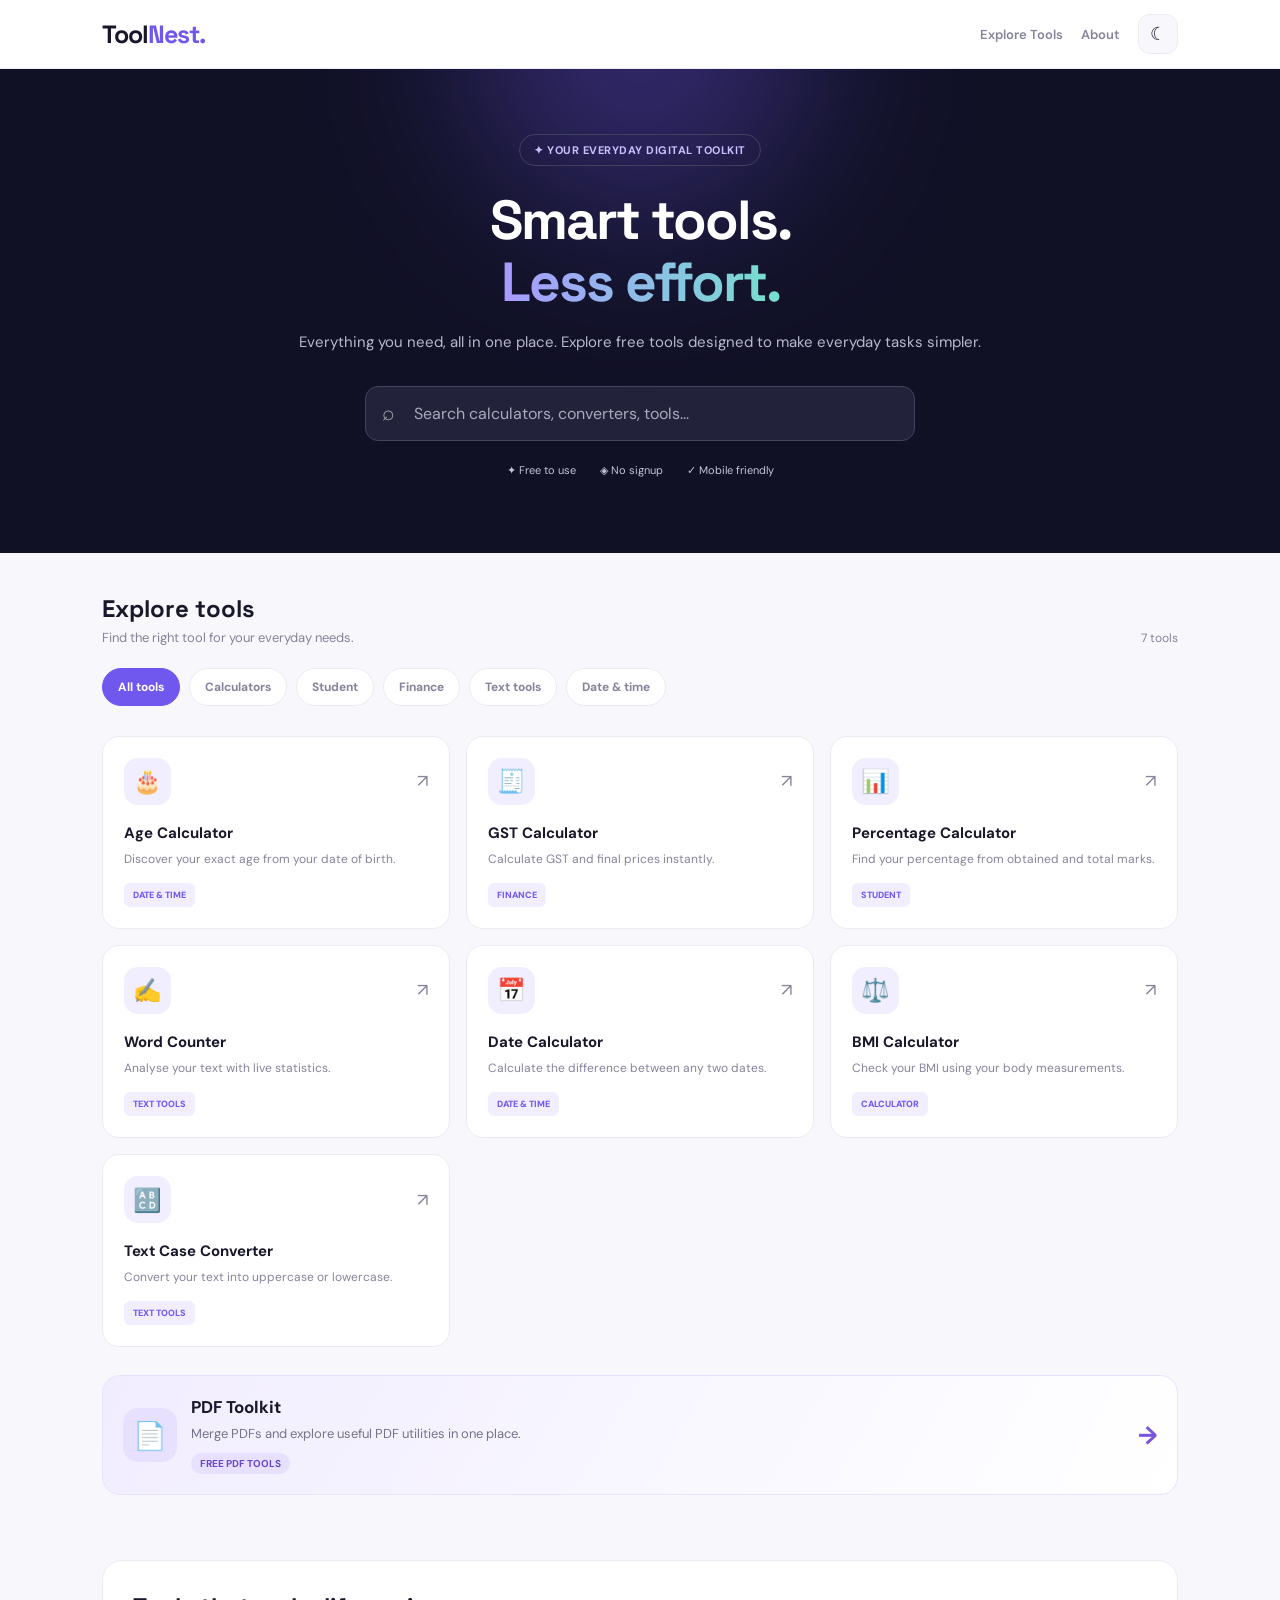
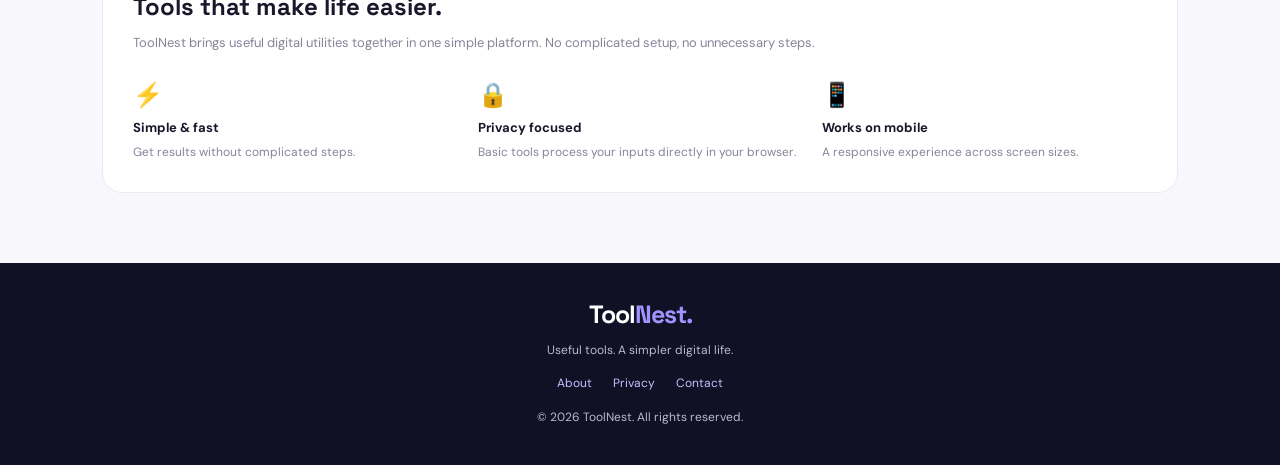
<file: index.html>
<!DOCTYPE html>
<html lang="en">
<head>
  <meta charset="UTF-8">
  <meta name="viewport" content="width=device-width, initial-scale=1.0">
  <meta name="theme-color" content="#f7f7fc">
  <meta name="description" content="ToolNest offers free online calculators, student tools, text converters and PDF tools. Merge and manage PDFs easily on mobile.">
  <title>ToolNest - Free Online Tools & PDF Toolkit</title>
  <link rel="stylesheet" href="style.css">

  <style>
    .pdf-feature {
      margin-top: 28px;
      padding: 20px;
      border: 1px solid #e8e3ff;
      border-radius: 18px;
      background: linear-gradient(120deg, #f1edff, #ffffff);
    }

    .pdf-feature-link {
      display: flex;
      align-items: center;
      justify-content: space-between;
      gap: 16px;
      color: inherit;
      text-decoration: none;
    }

    .pdf-feature-content {
      display: flex;
      align-items: center;
      gap: 14px;
    }

    .pdf-feature-icon {
      width: 54px;
      height: 54px;
      min-width: 54px;
      display: grid;
      place-items: center;
      border-radius: 15px;
      background: #e8e0ff;
      font-size: 27px;
    }

    .pdf-feature h3 {
      margin: 0 0 6px;
      font-size: 17px;
    }

    .pdf-feature p {
      margin: 0;
      color: #77738b;
      font-size: 13px;
      line-height: 1.5;
    }

    .pdf-feature-arrow {
      color: #7655dc;
      font-size: 25px;
      font-weight: bold;
    }

    .pdf-feature-label {
      display: inline-block;
      margin-top: 9px;
      padding: 4px 9px;
      border-radius: 20px;
      background: #e8e0ff;
      color: #6848c8;
      font-size: 10px;
      font-weight: 700;
    }

    .pdf-feature-link:active {
      opacity: 0.75;
    }
  </style>
</head>

<body>

  <!-- Persistent Navigation -->
  <header class="topbar">
    <nav class="nav">
      <a href="#home" class="logo" id="homeLogo">Tool<span>Nest.</span></a>

      <div class="nav-right">
        <button class="nav-link" id="toolsNav">Explore Tools</button>
        <button class="nav-link" id="aboutNav">About</button>
        <button class="theme-btn" id="themeBtn" aria-label="Toggle theme">☾</button>
      </div>
    </nav>
  </header>

  <!-- Homepage -->
  <div id="homeView">

    <section class="hero" id="hero">
      <div class="hero-inner">
        <div class="tag">✦ YOUR EVERYDAY DIGITAL TOOLKIT</div>
        <h1>Smart tools.<br><span>Less effort.</span></h1>
        <p>Everything you need, all in one place. Explore free tools designed to make everyday tasks simpler.</p>

        <div class="search-wrap">
          <span class="search-icon">⌕</span>
          <input class="search" id="search"
            type="search"
            placeholder="Search calculators, converters, tools...">
        </div>

        <div class="stats">
          <span>✦ Free to use</span>
          <span>◈ No signup</span>
          <span>✓ Mobile friendly</span>
        </div>
      </div>
    </section>

    <main class="container main">

      <section id="toolsSection">
        <div class="section-heading">
          <div>
            <h2>Explore tools</h2>
            <p>Find the right tool for your everyday needs.</p>
          </div>
          <span class="count" id="count">7 tools</span>
        </div>

        <div class="categories" id="categories">
          <button class="category active" data-category="All">All tools</button>
          <button class="category" data-category="Calculators">Calculators</button>
          <button class="category" data-category="Student">Student</button>
          <button class="category" data-category="Finance">Finance</button>
          <button class="category" data-category="Text">Text tools</button>
          <button class="category" data-category="Date">Date & time</button>
        </div>

        <div class="tool-grid" id="toolGrid"></div>

        <div class="empty" id="empty">
          No matching tools found. Try another search.
        </div>

        <!-- PDF Toolkit Featured Card -->
        <section class="pdf-feature">
          <a href="pdf-toolkit.html" class="pdf-feature-link">
            <div class="pdf-feature-content">
              <div class="pdf-feature-icon">📄</div>

              <div>
                <h3>PDF Toolkit</h3>
                <p>Merge PDFs and explore useful PDF utilities in one place.</p>
                <span class="pdf-feature-label">FREE PDF TOOLS</span>
              </div>
            </div>

            <span class="pdf-feature-arrow">→</span>
          </a>
        </section>

      </section>

      <section class="why" id="aboutSection">
        <h2>Tools that make life easier.</h2>
        <p>ToolNest brings useful digital utilities together in one simple platform. No complicated setup, no unnecessary steps.</p>

        <div class="features">
          <div class="feature">
            <div class="feature-icon">⚡</div>
            <h3>Simple & fast</h3>
            <p>Get results without complicated steps.</p>
          </div>

          <div class="feature">
            <div class="feature-icon">🔒</div>
            <h3>Privacy focused</h3>
            <p>Basic tools process your inputs directly in your browser.</p>
          </div>

          <div class="feature">
            <div class="feature-icon">📱</div>
            <h3>Works on mobile</h3>
            <p>A responsive experience across screen sizes.</p>
          </div>
        </div>
      </section>

    </main>
  </div>

  <!-- Individual Tool Workspace -->
  <main class="container workspace" id="workspace" hidden>

    <button class="back-btn" id="backBtn">
      ← Back to all tools
    </button>

    <div class="workspace-heading">
      <div class="eyebrow" id="toolCategory">TOOLNEST / TOOL</div>
      <h1 id="workspaceTitle">Tool title</h1>
      <p id="workspaceDescription">Tool description</p>
    </div>

    <div class="workspace-layout">

      <div class="workspace-left">

        <section class="panel">
          <div class="panel-heading">
            <div class="tool-icon" id="workspaceIcon">✦</div>
            <div>
              <h3>Enter your details</h3>
              <p>Fill in the information below.</p>
            </div>
          </div>

          <div id="toolFields"></div>

          <p class="hint">
            Your inputs are processed locally in your browser.
          </p>
        </section>

        <section class="quick-card">
          <h4>✦ How it works</h4>
          <p id="howItWorks"></p>
        </section>

      </div>

      <div class="workspace-right">

        <section class="panel">
          <div class="panel-heading">
            <div class="tool-icon">✨</div>
            <div>
              <h3>Your result</h3>
              <p>Calculated just for you.</p>
            </div>
          </div>

          <div id="resultContent" class="result-placeholder">
            <div>
              <span>✧</span>
              Your result will appear here.
              <br>Enter your details to get started.
            </div>
          </div>

          <button class="btn btn-outline hidden" id="copyResult">
            ▣ Copy result
          </button>
        </section>

        <section class="quick-card">
          <h4>🔒 Your privacy matters</h4>
          <p>Your entries stay in your browser. This version does not send calculator inputs to a server.</p>
        </section>

      </div>

    </div>
  </main>

  <!-- Footer -->
  <footer id="footer">
    <div class="logo">Tool<span>Nest.</span></div>
    <p>Useful tools. A simpler digital life.</p>

    <div class="footer-links">
      <a href="#about" id="footerAbout">About</a>
      <a href="privacy.html">Privacy</a>
      <a href="contact.html">Contact</a>
    </div>

    <p>© 2026 ToolNest. All rights reserved.</p>
  </footer>

  <script src="app.js"></script>
</body>
</html>
</file>
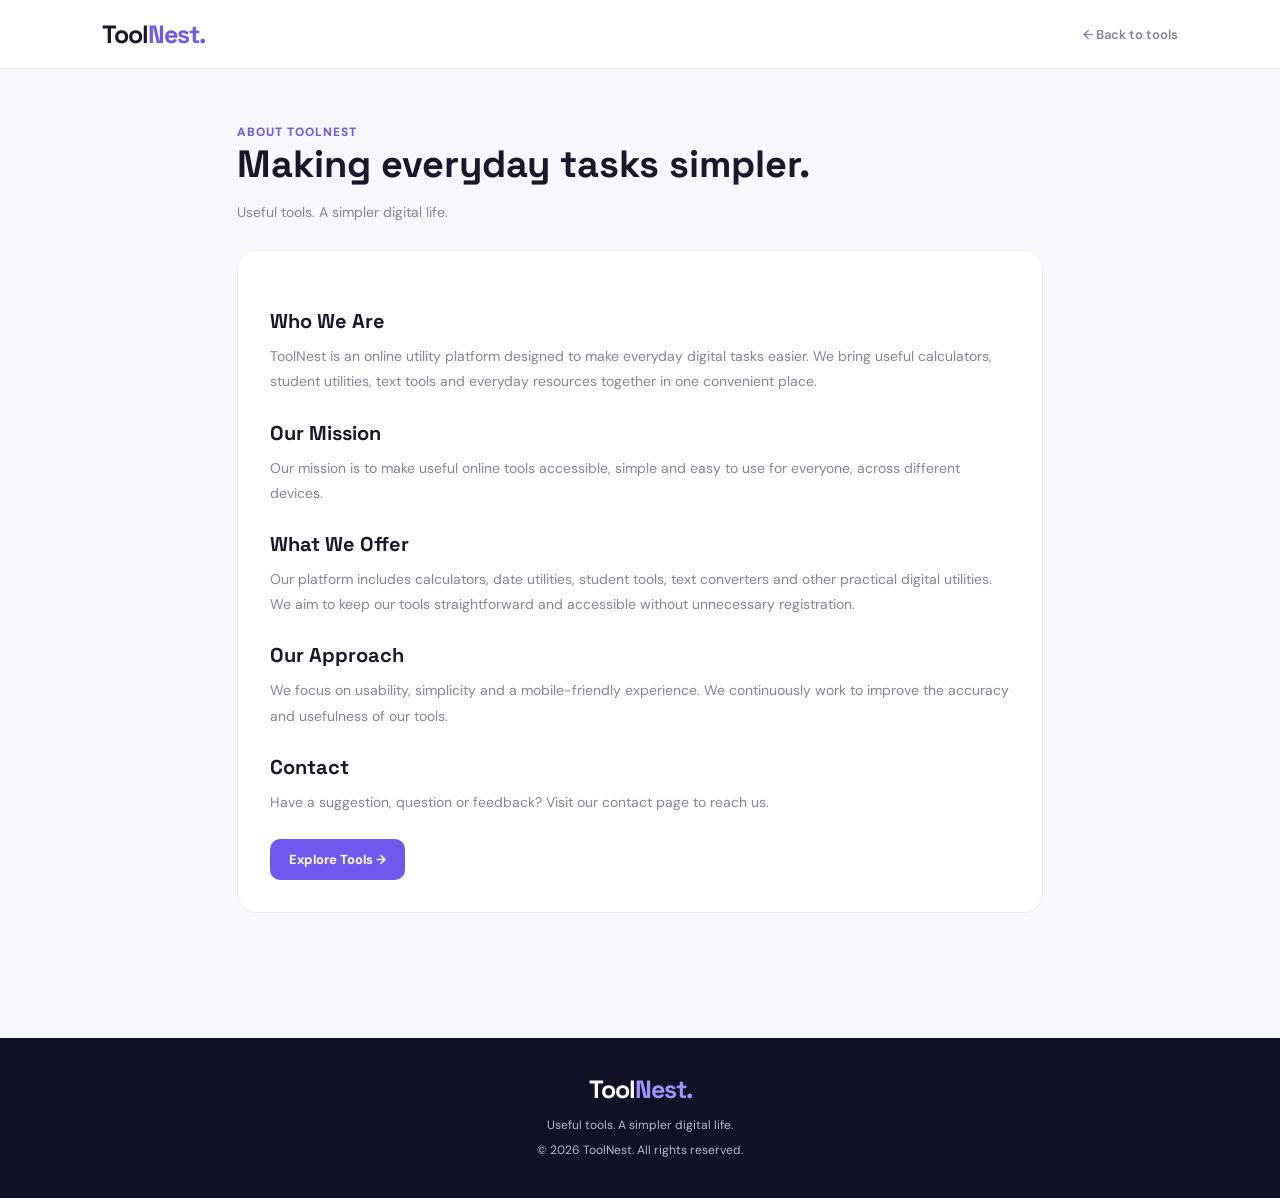
<file: about.html>
<!DOCTYPE html>
<html lang="en">
<head>
<meta charset="UTF-8">
<meta name="viewport" content="width=device-width, initial-scale=1.0">
<meta name="theme-color" content="#f7f7fc">
<title>About Us - ToolNest</title>
<link rel="stylesheet" href="style.css">
<style>
.about-page{max-width:850px;margin:55px auto;padding:0 22px 70px}
.about-card{background:var(--surface);border:1px solid var(--border);border-radius:20px;padding:32px;margin-top:25px}
.about-page h1{font:700 38px 'Space Grotesk',sans-serif;margin-bottom:12px}
.about-page h2{font:700 20px 'Space Grotesk',sans-serif;margin:25px 0 10px}
.about-page p{color:var(--muted);line-height:1.8;font-size:14px}
.about-tag{color:var(--primary);font-size:12px;font-weight:800;letter-spacing:1px}
.about-btn{display:inline-block;background:var(--primary);color:white;padding:12px 19px;border-radius:10px;margin-top:24px;font-size:13px;font-weight:700}
@media(max-width:520px){.about-card{padding:21px}.about-page h1{font-size:30px}}
</style>
</head>
<body>

<header class="topbar">
<nav class="nav">
<a href="index.html" class="logo">Tool<span>Nest.</span></a>
<a href="index.html" class="nav-link">← Back to tools</a>
</nav>
</header>

<main class="about-page">
<div class="about-tag">ABOUT TOOLNEST</div>
<h1>Making everyday tasks simpler.</h1>
<p>Useful tools. A simpler digital life.</p>

<section class="about-card">
<h2>Who We Are</h2>
<p>ToolNest is an online utility platform designed to make everyday digital tasks easier. We bring useful calculators, student utilities, text tools and everyday resources together in one convenient place.</p>

<h2>Our Mission</h2>
<p>Our mission is to make useful online tools accessible, simple and easy to use for everyone, across different devices.</p>

<h2>What We Offer</h2>
<p>Our platform includes calculators, date utilities, student tools, text converters and other practical digital utilities. We aim to keep our tools straightforward and accessible without unnecessary registration.</p>

<h2>Our Approach</h2>
<p>We focus on usability, simplicity and a mobile-friendly experience. We continuously work to improve the accuracy and usefulness of our tools.</p>

<h2>Contact</h2>
<p>Have a suggestion, question or feedback? Visit our contact page to reach us.</p>

<a class="about-btn" href="index.html">Explore Tools →</a>
</section>
</main>

<footer>
<div class="logo">Tool<span>Nest.</span></div>
<p>Useful tools. A simpler digital life.</p>
<p>© 2026 ToolNest. All rights reserved.</p>
</footer>

</body>
</html>
</file>
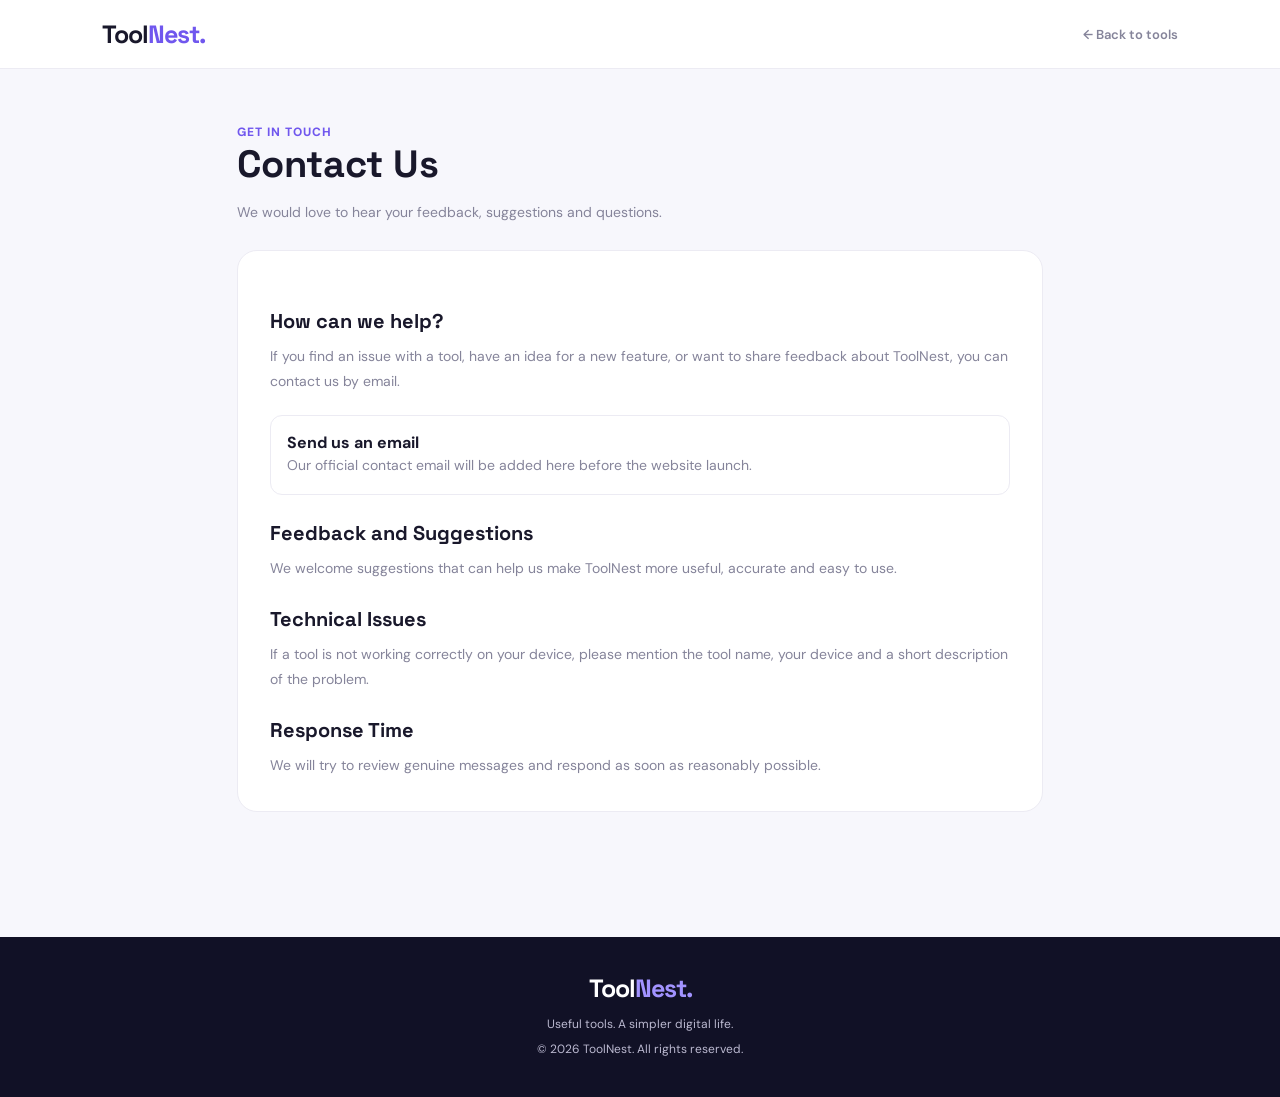
<file: contact.html>
<!DOCTYPE html>
<html lang="en">
<head>
<meta charset="UTF-8">
<meta name="viewport" content="width=device-width, initial-scale=1.0">
<meta name="theme-color" content="#f7f7fc">
<title>Contact Us - ToolNest</title>
<link rel="stylesheet" href="style.css">
<style>
.contact-page{max-width:850px;margin:55px auto;padding:0 22px 70px}
.contact-card{background:var(--surface);border:1px solid var(--border);border-radius:20px;padding:32px;margin-top:25px}
.contact-page h1{font:700 38px 'Space Grotesk',sans-serif;margin-bottom:12px}
.contact-page h2{font:700 20px 'Space Grotesk',sans-serif;margin:25px 0 10px}
.contact-page p{color:var(--muted);line-height:1.8;font-size:14px}
.contact-tag{color:var(--primary);font-size:12px;font-weight:800;letter-spacing:1px}
.contact-note{background:var(--background);border:1px solid var(--border);padding:16px;border-radius:12px;margin-top:20px}
@media(max-width:520px){.contact-card{padding:21px}.contact-page h1{font-size:30px}}
</style>
</head>
<body>

<header class="topbar">
<nav class="nav">
<a href="index.html" class="logo">Tool<span>Nest.</span></a>
<a href="index.html" class="nav-link">← Back to tools</a>
</nav>
</header>

<main class="contact-page">
<div class="contact-tag">GET IN TOUCH</div>
<h1>Contact Us</h1>
<p>We would love to hear your feedback, suggestions and questions.</p>

<section class="contact-card">
<h2>How can we help?</h2>
<p>If you find an issue with a tool, have an idea for a new feature, or want to share feedback about ToolNest, you can contact us by email.</p>

<div class="contact-note">
<strong>Send us an email</strong>
<p>Our official contact email will be added here before the website launch.</p>
</div>

<h2>Feedback and Suggestions</h2>
<p>We welcome suggestions that can help us make ToolNest more useful, accurate and easy to use.</p>

<h2>Technical Issues</h2>
<p>If a tool is not working correctly on your device, please mention the tool name, your device and a short description of the problem.</p>

<h2>Response Time</h2>
<p>We will try to review genuine messages and respond as soon as reasonably possible.</p>
</section>
</main>

<footer>
<div class="logo">Tool<span>Nest.</span></div>
<p>Useful tools. A simpler digital life.</p>
<p>© 2026 ToolNest. All rights reserved.</p>
</footer>

</body>
</html>
</file>
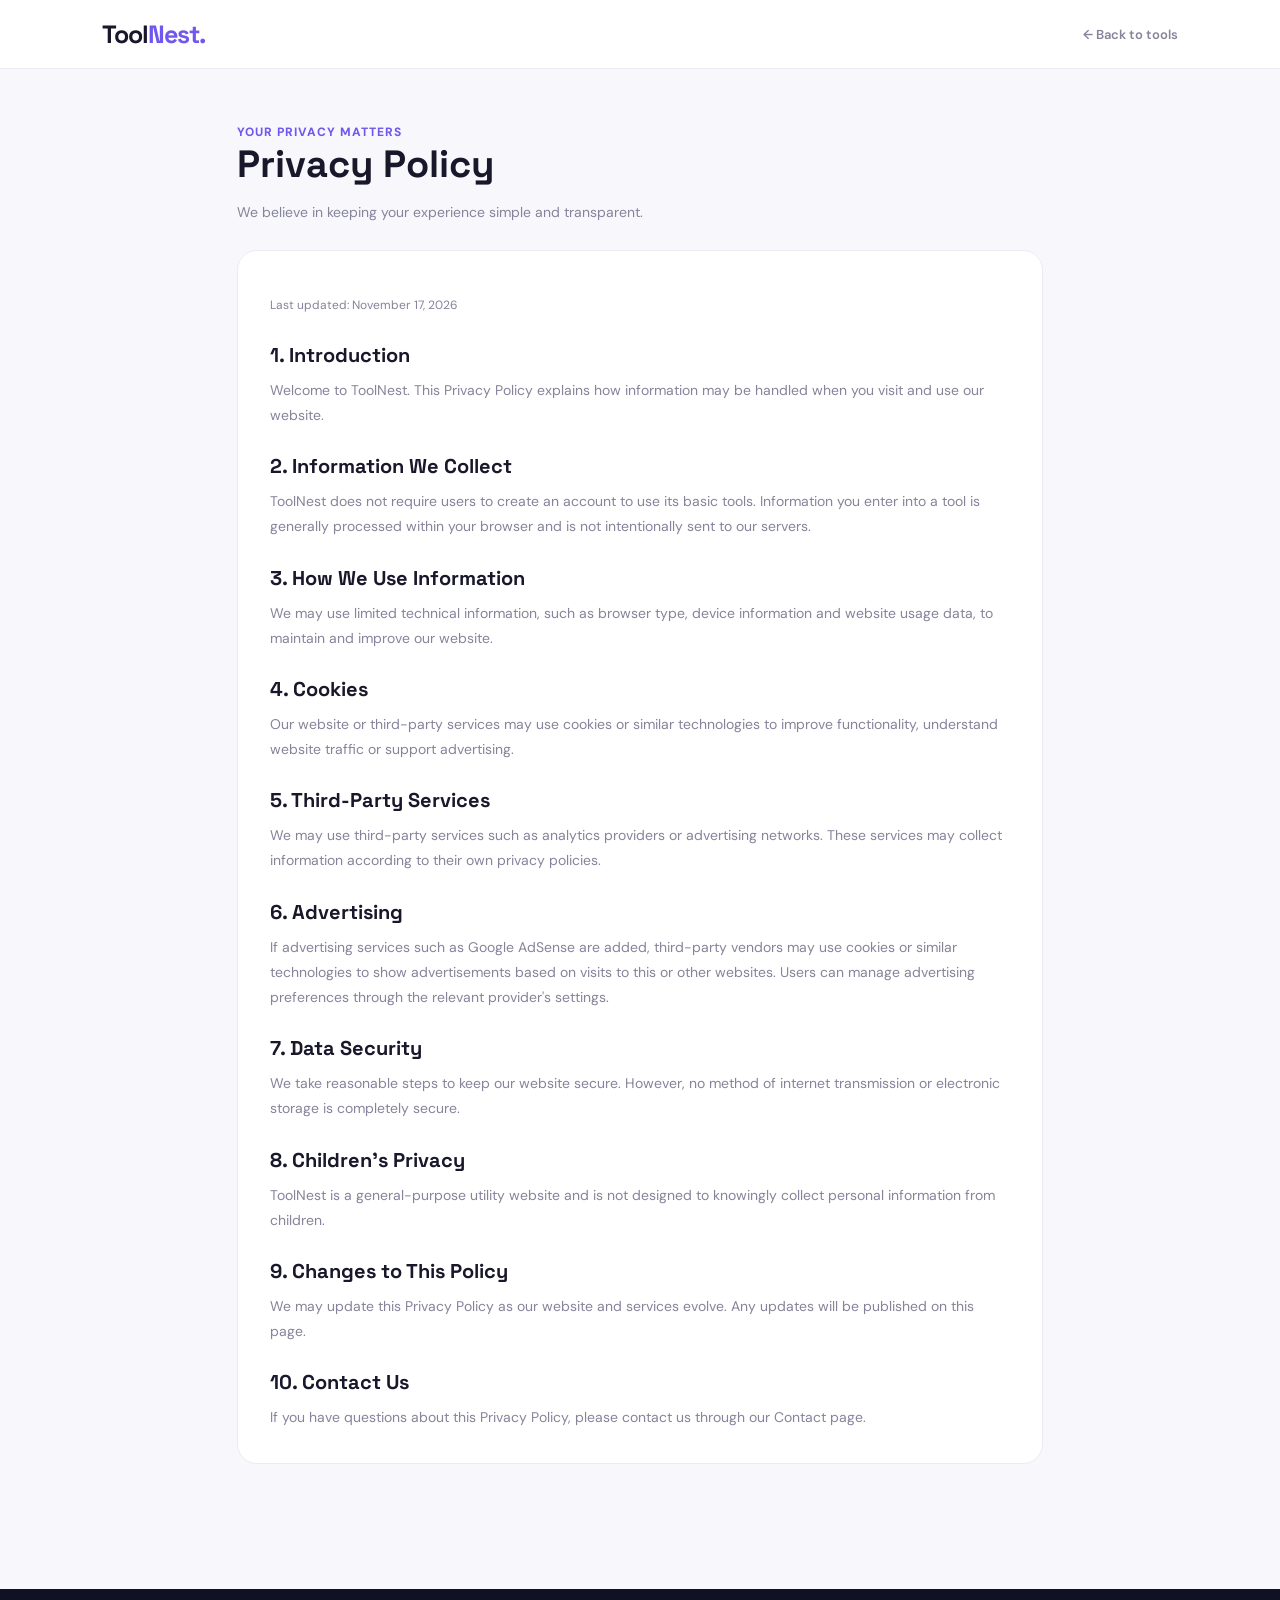
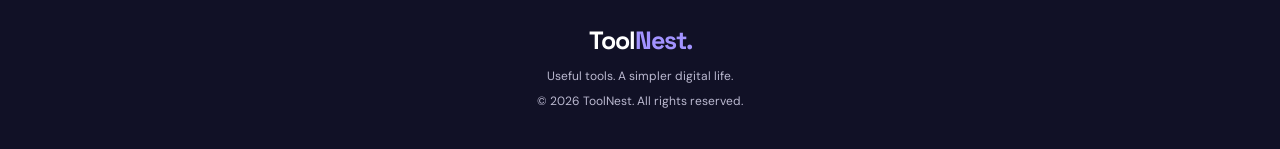
<file: privacy.html>
<!DOCTYPE html>
<html lang="en">
<head>
<meta charset="UTF-8">
<meta name="viewport" content="width=device-width, initial-scale=1.0">
<meta name="theme-color" content="#f7f7fc">
<title>Privacy Policy - ToolNest</title>
<link rel="stylesheet" href="style.css">
<style>
.policy-page{max-width:850px;margin:55px auto;padding:0 22px 70px}
.policy-card{background:var(--surface);border:1px solid var(--border);border-radius:20px;padding:32px;margin-top:25px}
.policy-page h1{font:700 38px 'Space Grotesk',sans-serif;margin-bottom:12px}
.policy-page h2{font:700 20px 'Space Grotesk',sans-serif;margin:25px 0 10px}
.policy-page p,.policy-page li{color:var(--muted);line-height:1.8;font-size:14px}
.policy-page ul{padding-left:22px}
.policy-tag{color:var(--primary);font-size:12px;font-weight:800;letter-spacing:1px}
.policy-date{font-size:12px!important;margin-top:12px}
@media(max-width:520px){.policy-card{padding:21px}.policy-page h1{font-size:30px}}
</style>
</head>
<body>
<header class="topbar">
<nav class="nav">
<a href="index.html" class="logo">Tool<span>Nest.</span></a>
<a href="index.html" class="nav-link">← Back to tools</a>
</nav>
</header>

<main class="policy-page">
<div class="policy-tag">YOUR PRIVACY MATTERS</div>
<h1>Privacy Policy</h1>
<p>We believe in keeping your experience simple and transparent.</p>

<section class="policy-card">
<p class="policy-date">Last updated: November 17, 2026</p>

<h2>1. Introduction</h2>
<p>Welcome to ToolNest. This Privacy Policy explains how information may be handled when you visit and use our website.</p>

<h2>2. Information We Collect</h2>
<p>ToolNest does not require users to create an account to use its basic tools. Information you enter into a tool is generally processed within your browser and is not intentionally sent to our servers.</p>

<h2>3. How We Use Information</h2>
<p>We may use limited technical information, such as browser type, device information and website usage data, to maintain and improve our website.</p>

<h2>4. Cookies</h2>
<p>Our website or third-party services may use cookies or similar technologies to improve functionality, understand website traffic or support advertising.</p>

<h2>5. Third-Party Services</h2>
<p>We may use third-party services such as analytics providers or advertising networks. These services may collect information according to their own privacy policies.</p>

<h2>6. Advertising</h2>
<p>If advertising services such as Google AdSense are added, third-party vendors may use cookies or similar technologies to show advertisements based on visits to this or other websites. Users can manage advertising preferences through the relevant provider's settings.</p>

<h2>7. Data Security</h2>
<p>We take reasonable steps to keep our website secure. However, no method of internet transmission or electronic storage is completely secure.</p>

<h2>8. Children's Privacy</h2>
<p>ToolNest is a general-purpose utility website and is not designed to knowingly collect personal information from children.</p>

<h2>9. Changes to This Policy</h2>
<p>We may update this Privacy Policy as our website and services evolve. Any updates will be published on this page.</p>

<h2>10. Contact Us</h2>
<p>If you have questions about this Privacy Policy, please contact us through our Contact page.</p>

</section>
</main>

<footer>
<div class="logo">Tool<span>Nest.</span></div>
<p>Useful tools. A simpler digital life.</p>
<p>© 2026 ToolNest. All rights reserved.</p>
</footer>
</body>
</html>
</file>
<file: style.css>
@import url('https://fonts.googleapis.com/css2?family=DM+Sans:wght@400;500;600;700;800&family=Space+Grotesk:wght@500;600;700&display=swap');

:root {
  --bg:#f7f7fc;
  --surface:#ffffff;
  --text:#19182b;
  --muted:#85849a;
  --border:#ecebf3;
  --primary:#7057ee;
  --soft:#f1eeff;
  --shadow:0 10px 35px rgba(35,25,90,.055);
}

[data-theme="dark"] {
  --bg:#11111e;
  --surface:#1c1b2e;
  --text:#f6f5ff;
  --muted:#aaa8bd;
  --border:#302e45;
  --primary:#a293ff;
  --soft:#302a4d;
  --shadow:0 10px 35px rgba(0,0,0,.2);
}

* {
  box-sizing:border-box;
  margin:0;
  padding:0;
}

body {
  font-family:'DM Sans',sans-serif;
  background:var(--bg);
  color:var(--text);
  min-height:100vh;
  transition:.2s;
}

button,input,textarea {font:inherit}
button {cursor:pointer}
a {text-decoration:none;color:inherit}

[hidden] {display:none!important}

/* NAVIGATION */

.topbar {
  background:var(--surface);
  border-bottom:1px solid var(--border);
  position:sticky;
  top:0;
  z-index:100;
}

.nav {
  max-width:1120px;
  margin:auto;
  height:68px;
  padding:0 22px;
  display:flex;
  align-items:center;
  justify-content:space-between;
}

.logo {
  font:700 25px 'Space Grotesk',sans-serif;
  letter-spacing:-1px;
}

.logo span {color:var(--primary)}

.nav-right {
  display:flex;
  align-items:center;
  gap:18px;
}

.nav-link {
  border:0;
  background:none;
  color:var(--muted);
  font-size:13px;
  font-weight:600;
}

.nav-link:hover {color:var(--primary)}

.theme-btn {
  width:40px;
  height:40px;
  border:1px solid var(--border);
  border-radius:12px;
  background:var(--bg);
  color:var(--text);
  font-size:18px;
}

/* HERO */

.hero {
  background:#111126;
  color:white;
  text-align:center;
  padding:65px 20px 76px;
  position:relative;
  overflow:hidden;
}

.hero:before {
  content:"";
  position:absolute;
  width:350px;
  height:350px;
  border-radius:50%;
  background:#7057ee55;
  filter:blur(80px);
  top:-200px;
  left:calc(50% - 175px);
}

.hero-inner {
  position:relative;
  max-width:730px;
  margin:auto;
}

.tag {
  display:inline-block;
  padding:8px 14px;
  border:1px solid #41405c;
  border-radius:30px;
  color:#c9c0ff;
  font-size:11px;
  font-weight:700;
  letter-spacing:.5px;
  margin-bottom:23px;
}

.hero h1 {
  font:700 clamp(34px,6vw,55px) 'Space Grotesk',sans-serif;
  letter-spacing:-2px;
  line-height:1.13;
  margin-bottom:17px;
}

.hero h1 span {
  background:linear-gradient(90deg,#a89aff,#75e0cf);
  background-clip:text;
  -webkit-background-clip:text;
  color:transparent;
}

.hero p {
  color:#b9b8ce;
  line-height:1.7;
  font-size:15px;
}

.search-wrap {
  max-width:550px;
  margin:30px auto 0;
  position:relative;
}

.search-icon {
  position:absolute;
  left:17px;
  top:13px;
  font-size:21px;
  color:#aaa;
}

.search {
  width:100%;
  padding:16px 17px 16px 48px;
  border:1px solid #45445e;
  border-radius:13px;
  background:#22223a;
  color:white;
  outline:none;
}

.search:focus {border-color:#a293ff}
.search::placeholder {color:#aaa9bd}

.stats {
  display:flex;
  justify-content:center;
  gap:24px;
  margin-top:22px;
  color:#c5c4d7;
  font-size:11px;
}

/* HOMEPAGE */

.container {
  max-width:1120px;
  margin:auto;
  padding:0 22px;
}

.main {
  padding-top:40px;
  padding-bottom:70px;
}

.section-heading {
  display:flex;
  align-items:end;
  justify-content:space-between;
  margin-bottom:22px;
  gap:10px;
}

.section-heading h2 {
  font:700 24px 'Space Grotesk',sans-serif;
}

.section-heading p {
  color:var(--muted);
  font-size:13px;
  margin-top:5px;
}

.count {
  color:var(--muted);
  font-size:12px;
}

.categories {
  display:flex;
  gap:9px;
  overflow-x:auto;
  margin-bottom:24px;
  padding-bottom:6px;
  scrollbar-width:none;
}

.categories::-webkit-scrollbar {display:none}

.category {
  white-space:nowrap;
  padding:10px 15px;
  border:1px solid var(--border);
  border-radius:30px;
  color:var(--muted);
  background:var(--surface);
  font-size:12px;
  font-weight:700;
}

.category.active {
  background:var(--primary);
  color:white;
  border-color:var(--primary);
}

.tool-grid {
  display:grid;
  grid-template-columns:repeat(3,minmax(0,1fr));
  gap:16px;
}

.tool-card {
  padding:21px;
  background:var(--surface);
  border:1px solid var(--border);
  border-radius:17px;
  cursor:pointer;
  transition:.2s;
}

.tool-card:hover {
  transform:translateY(-4px);
  border-color:var(--primary);
  box-shadow:var(--shadow);
}

.tool-top {
  display:flex;
  justify-content:space-between;
  align-items:center;
  margin-bottom:18px;
}

.tool-icon {
  height:47px;
  width:47px;
  display:grid;
  place-items:center;
  border-radius:14px;
  background:var(--soft);
  font-size:23px;
  flex-shrink:0;
}

.arrow {color:var(--muted);font-size:18px}
.tool-card h3 {font-size:15px;margin-bottom:7px}
.tool-card p {color:var(--muted);font-size:12px;line-height:1.6}

.tool-label {
  display:inline-block;
  margin-top:14px;
  background:var(--soft);
  color:var(--primary);
  font-size:9px;
  font-weight:800;
  padding:6px 9px;
  border-radius:6px;
}

.empty {
  text-align:center;
  padding:40px;
  color:var(--muted);
}

.why {
  margin-top:65px;
  background:var(--surface);
  border:1px solid var(--border);
  border-radius:20px;
  padding:30px;
}

.why h2 {
  font:700 24px 'Space Grotesk',sans-serif;
  margin-bottom:10px;
}

.why>p {
  color:var(--muted);
  font-size:13px;
  line-height:1.7;
}

.features {
  display:grid;
  grid-template-columns:repeat(3,1fr);
  gap:20px;
  margin-top:25px;
}

.feature-icon {font-size:24px;margin-bottom:9px}
.feature h3 {font-size:13px;margin-bottom:7px}
.feature p {font-size:12px;color:var(--muted);line-height:1.6}

/* TOOL WORKSPACE */

.workspace {
  padding-top:24px;
  padding-bottom:65px;
  min-height:75vh;
  animation:appear .25s ease;
}

@keyframes appear {
  from {opacity:0;transform:translateY(8px)}
  to {opacity:1;transform:translateY(0)}
}

.back-btn {
  border:0;
  background:var(--soft);
  color:var(--primary);
  font-weight:700;
  font-size:13px;
  padding:11px 15px;
  border-radius:10px;
  margin-bottom:25px;
}

.workspace-heading {margin-bottom:25px}

.eyebrow {
  font-size:11px;
  font-weight:800;
  letter-spacing:1px;
  color:var(--primary);
  margin-bottom:9px;
}

.workspace-heading h1 {
  font:700 clamp(27px,4vw,36px) 'Space Grotesk',sans-serif;
  letter-spacing:-1px;
}

.workspace-heading p {
  font-size:13px;
  color:var(--muted);
  margin-top:8px;
  line-height:1.6;
}

.workspace-layout {
  display:grid;
  grid-template-columns:minmax(0,1.2fr) minmax(260px,.8fr);
  gap:19px;
  align-items:start;
}

.panel {
  background:var(--surface);
  border:1px solid var(--border);
  border-radius:18px;
  padding:23px;
  box-shadow:var(--shadow);
}

.panel-heading {
  display:flex;
  align-items:center;
  gap:12px;
  padding-bottom:18px;
  border-bottom:1px solid var(--border);
  margin-bottom:20px;
}

.panel-heading h3 {font-size:15px}
.panel-heading p {font-size:11px;color:var(--muted);margin-top:4px}

.field-label {
  display:block;
  font-size:12px;
  font-weight:700;
  margin:18px 0 9px;
}

.field {
  display:block;
  width:100%;
  padding:14px;
  border:1px solid var(--border);
  border-radius:11px;
  background:var(--bg);
  color:var(--text);
  outline:none;
  font-size:14px;
  transition:.2s;
}

.field:focus {
  border-color:var(--primary);
  box-shadow:0 0 0 3px var(--soft);
}

textarea.field {
  resize:vertical;
  min-height:155px;
  line-height:1.6;
}

.action-row {
  display:flex;
  gap:10px;
  flex-wrap:wrap;
  margin-top:18px;
}

.btn {
  border:0;
  border-radius:10px;
  padding:12px 17px;
  font-size:12px;
  font-weight:700;
}

.btn-primary {background:var(--primary);color:white}
.btn-secondary {background:var(--soft);color:var(--primary)}
.btn-outline {
  border:1px solid var(--border);
  background:var(--surface);
  color:var(--text);
}

.btn:active {transform:scale(.98)}

.result-panel {
  background:linear-gradient(145deg,#f5f2ff,#fff);
  border:1px solid #e7e0ff;
  border-radius:16px;
  padding:21px;
  color:#24203b;
  overflow-wrap:anywhere;
}

[data-theme="dark"] .result-panel {
  background:#27223e;
  border-color:#443967;
  color:#f5f2ff;
}

.result-label {
  font-size:10px;
  font-weight:800;
  letter-spacing:1px;
  color:#8172c7;
}

.result-value {
  font:700 34px 'Space Grotesk',sans-serif;
  margin:13px 0 5px;
  overflow-wrap:anywhere;
}

.result-sub {
  font-size:12px;
  color:#817b9b;
  line-height:1.6;
}

[data-theme="dark"] .result-sub {color:#c0b8dd}

.result-placeholder {
  min-height:165px;
  display:flex;
  align-items:center;
  justify-content:center;
  text-align:center;
  color:var(--muted);
  font-size:13px;
  line-height:1.8;
}

.result-placeholder span {
  display:block;
  font-size:28px;
  margin-bottom:8px;
}

.result-action {
  margin-top:17px;
  border:1px solid #ded7ff;
  background:transparent;
  color:#6955cb;
  padding:9px 12px;
  border-radius:8px;
  font-size:11px;
  font-weight:700;
}

[data-theme="dark"] .result-action {
  color:#c5baff;
  border-color:#554a79;
}

.live-stats {
  display:grid;
  grid-template-columns:repeat(3,1fr);
  gap:9px;
  margin-top:15px;
}

.live-stat {
  padding:12px 8px;
  background:var(--bg);
  border:1px solid var(--border);
  border-radius:10px;
  text-align:center;
}

.live-stat strong {
  display:block;
  font:700 18px 'Space Grotesk',sans-serif;
}

.live-stat span {
  display:block;
  font-size:10px;
  color:var(--muted);
  margin-top:4px;
}

.hint {
  font-size:11px;
  color:var(--muted);
  line-height:1.7;
  margin-top:16px;
}

.quick-card {
  background:var(--surface);
  border:1px solid var(--border);
  border-radius:15px;
  padding:17px;
  margin-top:14px;
}

.quick-card h4 {font-size:12px;margin-bottom:8px}
.quick-card p {font-size:11px;color:var(--muted);line-height:1.7}

.hidden {display:none!important}

/* FOOTER */

footer {
  background:#111126;
  color:#bbb9d0;
  padding:35px 20px;
  text-align:center;
  font-size:12px;
  line-height:2.1;
}

footer .logo {color:white;margin-bottom:8px}
footer .logo span {color:#a293ff}
.footer-links {margin:8px 0}
.footer-links a {color:#c9bfff;margin:0 9px}

/* RESPONSIVE */

@media(max-width:760px) {
  .tool-grid {grid-template-columns:repeat(2,minmax(0,1fr))}
  .workspace-layout {grid-template-columns:1fr}
  .features {grid-template-columns:1fr}
}

@media(max-width:520px) {
  .nav {height:62px;padding:0 16px}
  .nav-link {font-size:11px}
  .nav-right {gap:10px}
  .container {padding-left:16px;padding-right:16px}
  .hero {padding:55px 17px 60px}
  .hero h1 {letter-spacing:-1.4px}
  .hero p {font-size:13px}
  .stats {gap:12px;font-size:9px}
  .main {padding-top:30px}
  .tool-grid {gap:10px}
  .tool-card {padding:15px}
  .tool-card h3 {font-size:13px}
  .tool-card p {font-size:11px}
  .tool-icon {height:41px;width:41px}
  .why {padding:22px;margin-top:45px}
  .workspace {padding-top:18px}
  .workspace-heading {margin-bottom:19px}
  .panel {padding:17px;border-radius:15px}
  .workspace-layout {gap:12px}
  .result-value {font-size:30px}
}
</file>
